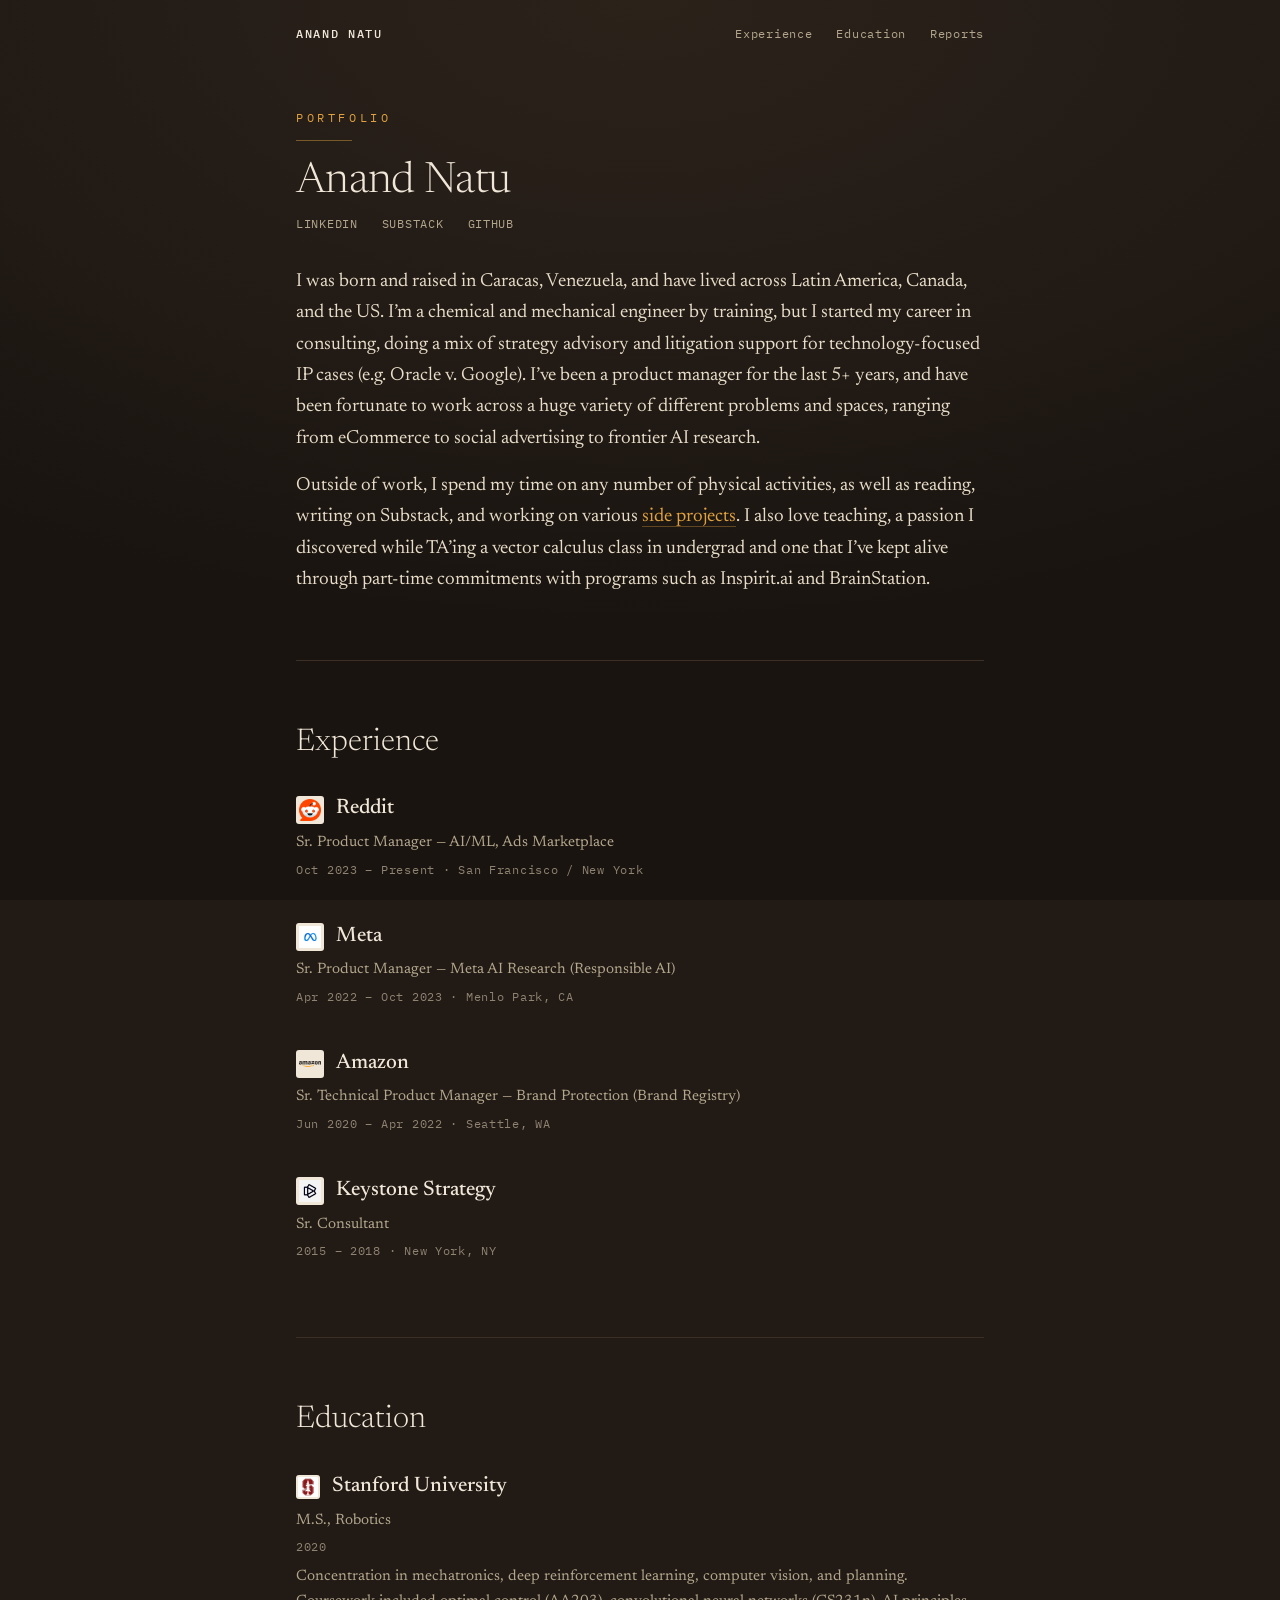
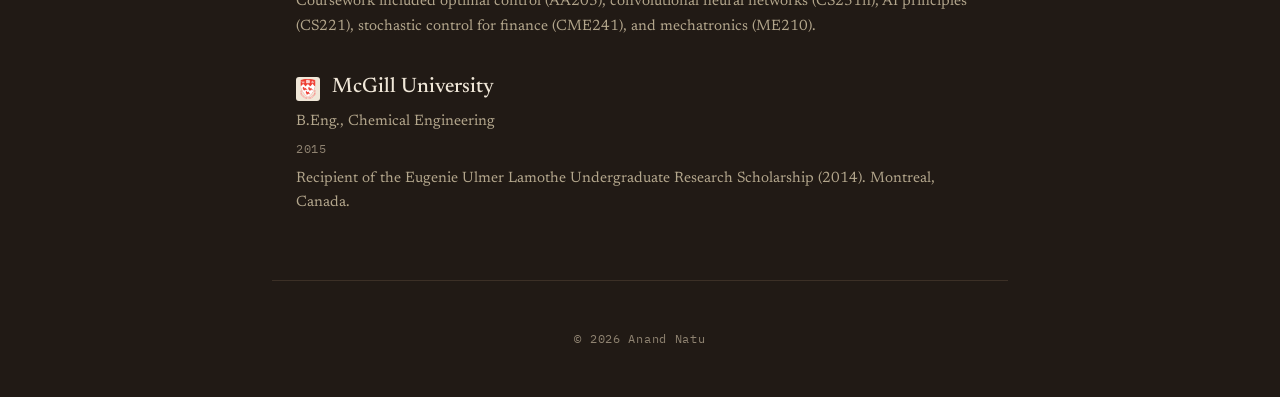
<file: index.html>
<!DOCTYPE html>
<html lang="en">
<head>
  <meta charset="UTF-8">
  <meta name="viewport" content="width=device-width, initial-scale=1.0">
  <title>Anand Natu</title>
  <link rel="preconnect" href="https://fonts.googleapis.com">
  <link rel="preconnect" href="https://fonts.gstatic.com" crossorigin>
  <link href="https://fonts.googleapis.com/css2?family=IBM+Plex+Mono:wght@400;500&family=Newsreader:ital,opsz,wght@0,6..72,300..600;1,6..72,300..600&display=swap" rel="stylesheet">
  <link rel="stylesheet" href="styles.css">
</head>
<body>

  <nav class="nav">
    <a href="/" class="nav__home">Anand Natu</a>
    <div class="nav__links">
      <a href="#experience">Experience</a>
      <a href="#education">Education</a>
      <a href="/report-kit/">Reports</a>
    </div>
  </nav>

  <main class="container">

    <!-- About -->
    <section id="about" class="section">
      <p class="eyebrow">Portfolio</p>
      <h1 class="section__title section__title--hero">Anand Natu</h1>

      <div class="socials">
        <a href="https://www.linkedin.com/in/anand-natu-a5bab688/" target="_blank" rel="noopener">LinkedIn</a>
        <a href="https://substack.com/@anatu" target="_blank" rel="noopener">Substack</a>
        <a href="https://github.com/anatu" target="_blank" rel="noopener">GitHub</a>
      </div>

      <p class="section__bio">
        I was born and raised in Caracas, Venezuela, and have lived across Latin America, Canada, and the US. I&rsquo;m a chemical and mechanical engineer by training, but I started my career in consulting, doing a mix of strategy advisory and litigation support for technology-focused IP cases (e.g. Oracle v. Google). I&rsquo;ve been a product manager for the last 5+ years, and have been fortunate to work across a huge variety of different problems and spaces, ranging from eCommerce to social advertising to frontier AI research.
      </p>
      <p class="section__bio">
        Outside of work, I spend my time on any number of physical activities, as well as reading, writing on Substack, and working on various <a href="/report-kit/">side projects</a>. I also love teaching, a passion I discovered while TA&rsquo;ing a vector calculus class in undergrad and one that I&rsquo;ve kept alive through part-time commitments with programs such as Inspirit.ai and BrainStation.
      </p>
    </section>

    <!-- Experience -->
    <section id="experience" class="section">
      <h2 class="section__title">Experience</h2>

        <article class="role">
          <div class="role__header">
            <img src="assets/logos/reddit.png" alt="Reddit" class="role__logo">
            <h3 class="role__company">Reddit</h3>
          </div>
          <p class="role__title">Sr. Product Manager &mdash; AI/ML, Ads Marketplace</p>
          <p class="role__meta">Oct 2023 &ndash; Present &middot; San Francisco / New York</p>
        </article>

        <article class="role">
          <div class="role__header">
            <img src="assets/logos/meta.png" alt="Meta" class="role__logo">
            <h3 class="role__company">Meta</h3>
          </div>
          <p class="role__title">Sr. Product Manager &mdash; Meta AI Research (Responsible AI)</p>
          <p class="role__meta">Apr 2022 &ndash; Oct 2023 &middot; Menlo Park, CA</p>
        </article>

        <article class="role">
          <div class="role__header">
            <img src="assets/logos/amazon.png" alt="Amazon" class="role__logo">
            <h3 class="role__company">Amazon</h3>
          </div>
          <p class="role__title">Sr. Technical Product Manager &mdash; Brand Protection (Brand Registry)</p>
          <p class="role__meta">Jun 2020 &ndash; Apr 2022 &middot; Seattle, WA</p>
        </article>

        <article class="role">
          <div class="role__header">
            <img src="assets/logos/keystone.png" alt="Keystone Strategy" class="role__logo">
            <h3 class="role__company">Keystone Strategy</h3>
          </div>
          <p class="role__title">Sr. Consultant</p>
          <p class="role__meta">2015 &ndash; 2018 &middot; New York, NY</p>
        </article>

    </section>

    <!-- Education -->
    <section id="education" class="section">
      <h2 class="section__title">Education</h2>

        <article class="edu">
          <div class="edu__header">
            <img src="assets/logos/stanford.png" alt="Stanford" class="edu__logo">
            <h3 class="edu__school">Stanford University</h3>
          </div>
          <p class="edu__degree">M.S., Robotics</p>
          <p class="edu__meta">2020</p>
          <p class="edu__body">
            Concentration in mechatronics, deep reinforcement learning, computer vision, and planning. Coursework included optimal control (AA203), convolutional neural networks (CS231n), AI principles (CS221), stochastic control for finance (CME241), and mechatronics (ME210).
          </p>
        </article>

        <article class="edu">
          <div class="edu__header">
            <img src="assets/logos/mcgill.png" alt="McGill" class="edu__logo">
            <h3 class="edu__school">McGill University</h3>
          </div>
          <p class="edu__degree">B.Eng., Chemical Engineering</p>
          <p class="edu__meta">2015</p>
          <p class="edu__body">
            Recipient of the Eugenie Ulmer Lamothe Undergraduate Research Scholarship (2014). Montreal, Canada.
          </p>
        </article>

    </section>

  </main>

  <footer class="footer">
    <p>&copy; 2026 Anand Natu</p>
  </footer>

</body>
</html>
</file>
<file: styles.css>
/* ==========================================================================
   Warm Archival Design System
   Ported from report-kit: dark walnut surfaces, cream ink, amber accent,
   Newsreader serif prose with IBM Plex Mono plates.
   ========================================================================== */

:root {
  color-scheme: dark;

  /* Surfaces (layered warm browns; never pure black) */
  --bg:          #211a15;
  --bg-deep:     #191410;
  --bg-elevated: #2a2119;
  --bg-hover:    #33291f;
  --bg-glow:     #2b221a;

  /* Lines & borders (warm, low-contrast) */
  --border:        #3c3026;
  --border-strong: #4e3f30;

  /* Ink (cream/parchment; never pure #fff) */
  --text:        #e7dcc7;
  --text-strong: #f0e7d8;
  --text-muted:  #b3a68c;
  --text-faint:  #8f8371;

  /* Accent (lamplight amber — scarce by design) */
  --accent:       #e0a13e;
  --accent-hover: #eab55f;
  --accent-dim:   rgba(224, 161, 62, 0.45);
  --accent-line:  #6f5426;

  /* Typography — two families, no sans */
  --font-serif: "Newsreader", Georgia, "Times New Roman", serif;
  --font-mono:  "IBM Plex Mono", ui-monospace, "SF Mono", Menlo, Consolas, monospace;

  --track-plate:   0.14em;
  --track-eyebrow: 0.3em;

  --content-width: 46rem;
}

@media (prefers-reduced-motion: reduce) {
  * { transition-duration: 0.01ms !important; }
}

/* ==========================================================================
   Reset & Base
   ========================================================================== */

*, *::before, *::after {
  margin: 0;
  padding: 0;
  box-sizing: border-box;
}

html {
  scroll-behavior: smooth;
  -webkit-text-size-adjust: 100%;
}

body {
  font-family: var(--font-serif);
  font-optical-sizing: auto;
  font-size: 1.1875rem;
  line-height: 1.65;
  color: var(--text);
  background: var(--bg)
    radial-gradient(ellipse 90% 70% at 50% 0%,
      var(--bg-glow) 0%, var(--bg) 62%, var(--bg-deep) 100%)
    no-repeat fixed;
  font-feature-settings: "kern", "liga";
  -webkit-font-smoothing: antialiased;
  text-rendering: optimizeLegibility;
}

::selection { background: var(--accent); color: var(--bg-deep); }

a {
  color: var(--accent);
  text-decoration: none;
  border-bottom: 1px solid color-mix(in srgb, var(--accent) 35%, transparent);
  transition: color 0.12s ease, border-color 0.12s ease;
}

a:hover {
  color: var(--accent-hover);
  border-bottom-color: var(--accent-hover);
}

/* ==========================================================================
   Layout
   ========================================================================== */

.container {
  max-width: var(--content-width);
  margin: 0 auto;
  padding: 0 1.5rem;
}

/* ==========================================================================
   Navigation
   ========================================================================== */

.nav {
  display: flex;
  align-items: center;
  justify-content: space-between;
  max-width: var(--content-width);
  margin: 0 auto;
  padding: 1.5rem 1.5rem 0;
  font-family: var(--font-mono);
  font-size: 0.75rem;
  letter-spacing: 0.06em;
}

.nav__home {
  font-weight: 500;
  text-transform: uppercase;
  letter-spacing: var(--track-plate);
  color: var(--text-strong);
  border-bottom: none;
}

.nav__home:hover { color: var(--accent); }

.nav__links {
  display: flex;
  gap: 1.5rem;
}

.nav__links a {
  color: var(--text-muted);
  border-bottom: none;
}

.nav__links a:hover { color: var(--accent); }

/* ==========================================================================
   Sections
   ========================================================================== */

.section {
  padding: 4rem 0;
}

.section + .section {
  border-top: 1px solid var(--border);
}

/* The eyebrow — mono, amber, wide-tracked, with its tick rule. */
.eyebrow {
  font-family: var(--font-mono);
  font-size: 0.75rem;
  letter-spacing: var(--track-eyebrow);
  text-transform: uppercase;
  color: var(--accent);
  margin-bottom: 1rem;
}

.eyebrow::after {
  content: "";
  display: block;
  width: 3.5rem;
  height: 1px;
  background: var(--accent-dim);
  margin-top: 0.75rem;
}

.section__title {
  font-size: 1.95rem;
  font-weight: 300;
  line-height: 1.15;
  color: var(--text-strong);
  margin-bottom: 2rem;
}

.section__title--hero {
  font-size: 2.7rem;
  letter-spacing: -0.015em;
  margin-bottom: 0.5rem;
}

.section__subtitle {
  font-size: 1.1875rem;
  color: var(--text-muted);
  margin-bottom: 2rem;
}

.section__bio {
  font-size: 1.1875rem;
  line-height: 1.65;
  color: var(--text);
}

.section__bio + .section__bio {
  margin-top: 1rem;
}

/* ==========================================================================
   Social Links
   ========================================================================== */

.socials {
  display: flex;
  gap: 1.5rem;
  margin-bottom: 2rem;
  font-family: var(--font-mono);
  font-size: 0.75rem;
  letter-spacing: 0.06em;
  text-transform: uppercase;
}

.socials a {
  color: var(--text-muted);
  border-bottom: none;
}

.socials a:hover { color: var(--accent); }

/* ==========================================================================
   Experience
   ========================================================================== */

.role {
  margin-bottom: 2.5rem;
}

.role:last-child {
  margin-bottom: 0;
}

.role__header {
  display: flex;
  align-items: center;
  gap: 0.75rem;
  margin-bottom: 0.25rem;
}

.role__logo {
  width: 28px;
  height: 28px;
  object-fit: contain;
  flex-shrink: 0;
  background: var(--text-strong);
  border-radius: 3px;
  padding: 3px;
}

.role__company {
  font-size: 1.3125rem;
  font-weight: 500;
  color: var(--text-strong);
}

.role__title {
  font-size: 0.9375rem;
  color: var(--text-muted);
  margin-bottom: 0.25rem;
}

.role__meta {
  font-family: var(--font-mono);
  font-size: 0.75rem;
  letter-spacing: 0.06em;
  color: var(--text-faint);
  margin-bottom: 0.75rem;
}

.role__bullets {
  list-style: none;
  padding: 0;
}

.role__bullets li {
  font-size: 0.9375rem;
  color: var(--text-muted);
  line-height: 1.65;
  padding-left: 1rem;
  position: relative;
  margin-bottom: 0.5rem;
}

.role__bullets li::before {
  content: '·';
  position: absolute;
  left: 0;
  color: var(--accent-dim);
  font-weight: 700;
}

.role__body {
  font-size: 0.9375rem;
  color: var(--text-muted);
  line-height: 1.65;
}

/* ==========================================================================
   Education
   ========================================================================== */

.edu {
  margin-bottom: 2rem;
}

.edu:last-child {
  margin-bottom: 0;
}

.edu__header {
  display: flex;
  align-items: center;
  gap: 0.75rem;
  margin-bottom: 0.25rem;
}

.edu__logo {
  width: 24px;
  height: 24px;
  object-fit: contain;
  flex-shrink: 0;
  background: var(--text-strong);
  border-radius: 3px;
  padding: 2px;
}

.edu__school {
  font-size: 1.3125rem;
  font-weight: 500;
  color: var(--text-strong);
}

.edu__degree {
  font-size: 0.9375rem;
  color: var(--text-muted);
  margin-bottom: 0.25rem;
}

.edu__meta {
  font-family: var(--font-mono);
  font-size: 0.75rem;
  letter-spacing: 0.06em;
  color: var(--text-faint);
  margin-bottom: 0.5rem;
}

.edu__body {
  font-size: 0.9375rem;
  color: var(--text-muted);
  line-height: 1.65;
}

/* ==========================================================================
   Footer
   ========================================================================== */

.footer {
  text-align: center;
  padding: 3rem 1.5rem;
  font-family: var(--font-mono);
  font-size: 0.75rem;
  letter-spacing: 0.06em;
  color: var(--text-faint);
  border-top: 1px solid var(--border);
  max-width: var(--content-width);
  margin: 0 auto;
}

/* ==========================================================================
   Responsive
   ========================================================================== */

@media (max-width: 640px) {
  .nav {
    padding: 1rem 1rem 0;
  }

  .nav__links {
    gap: 1rem;
  }

  .container {
    padding: 0 1rem;
  }

  .section {
    padding: 3rem 0;
  }

  .section__title--hero {
    font-size: 2.1rem;
  }

  .section__title {
    font-size: 1.65rem;
  }

  .footer {
    padding: 2rem 1rem;
  }
}
</file>
